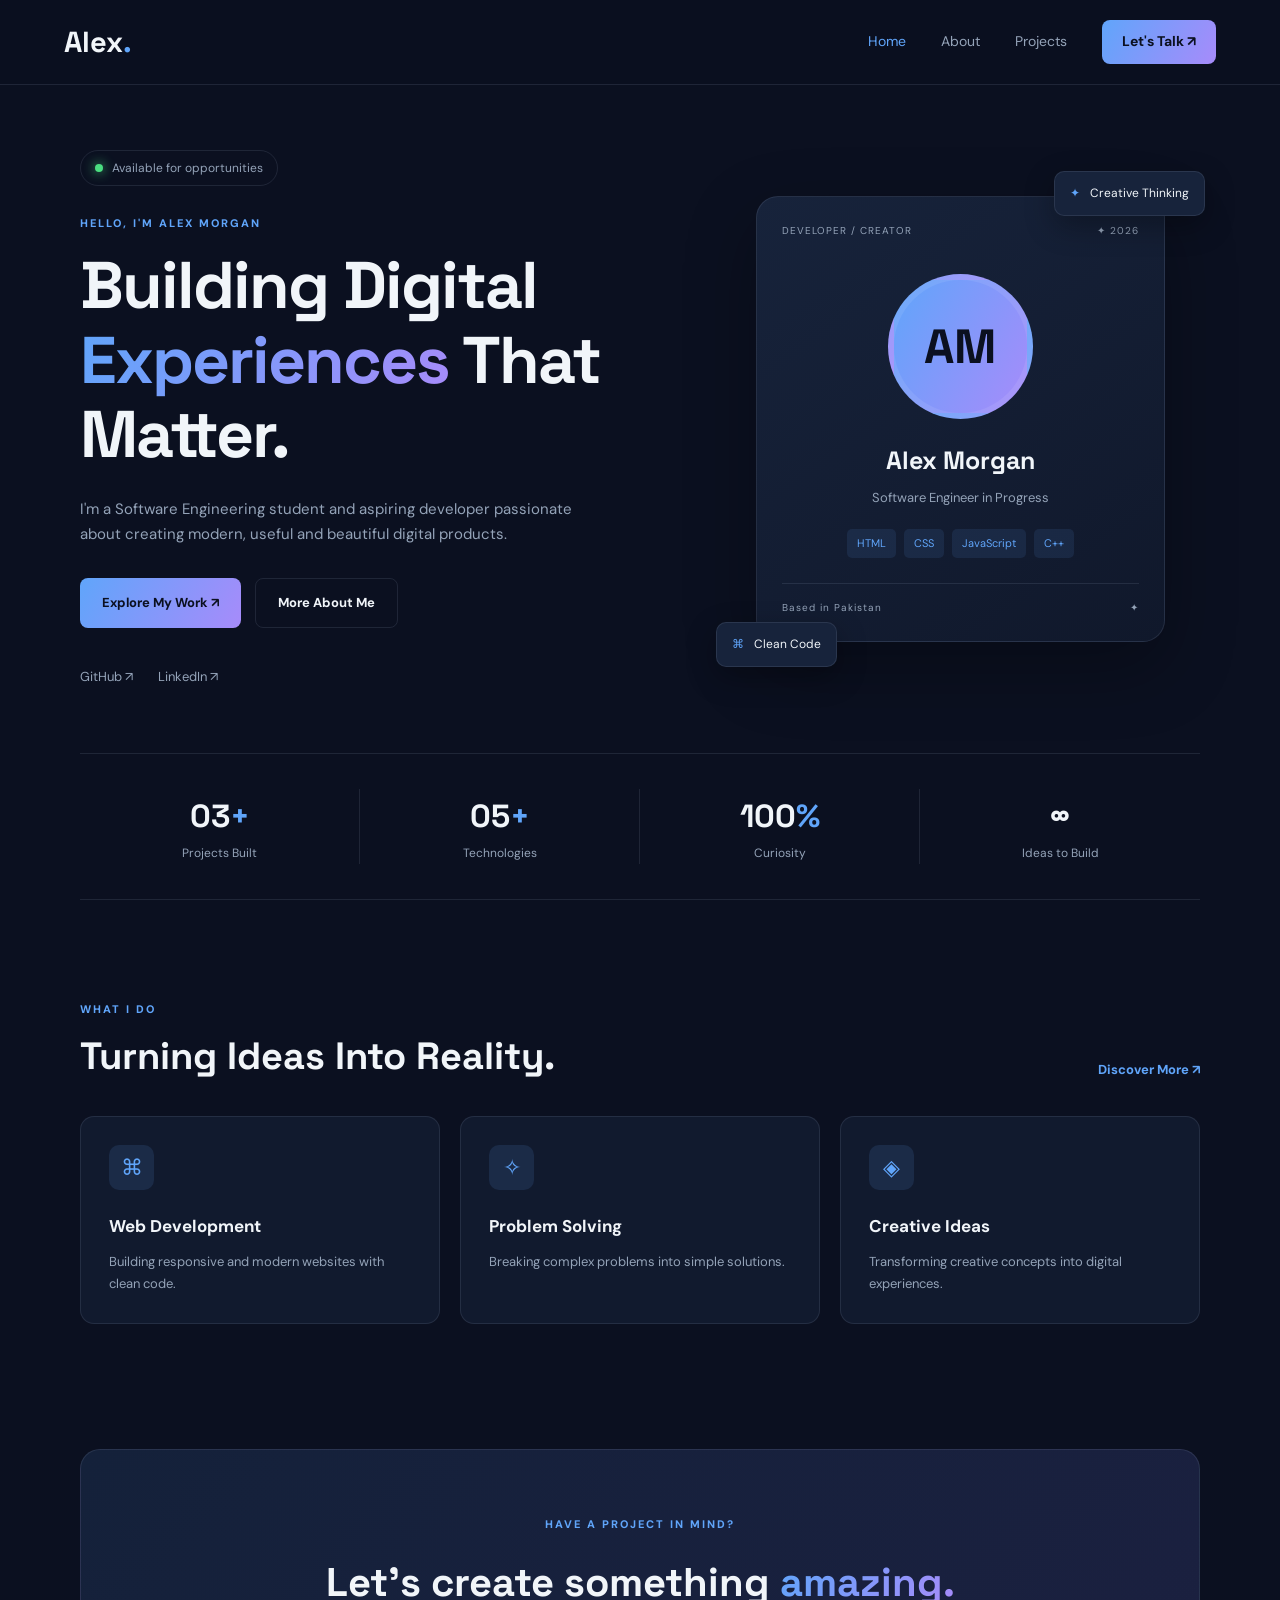
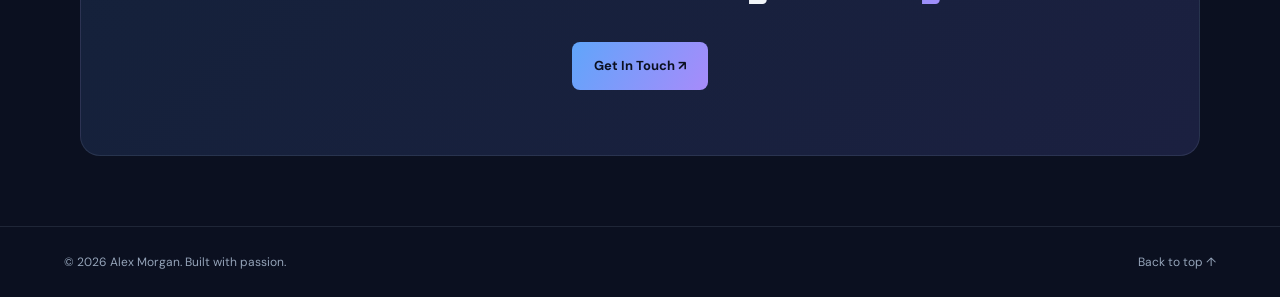
<file: index.html>
<!DOCTYPE html>
<html lang="en">
<head>
    <meta charset="UTF-8">
    <meta name="viewport" content="width=device-width, initial-scale=1.0">
    <title>Alex Morgan | Developer Portfolio</title>
    <link rel="stylesheet" href="style.css">
    <script src="script.js" defer></script>
</head>
<body>

<header class="navbar">
    <a href="index.html" class="logo">Alex<span>.</span></a>

    <button class="menu-toggle" aria-label="Toggle navigation">☰</button>

    <nav class="nav-links">
        <a href="index.html" class="active">Home</a>
        <a href="about.html">About</a>
        <a href="projects.html">Projects</a>
        <a href="mailto:hello@example.com" class="nav-btn">Let's Talk ↗</a>
    </nav>
</header>

<main>
    <section class="hero container">

        <div class="hero-content">
            <div class="availability">
                <span class="status-dot"></span>
                Available for opportunities
            </div>

            <p class="eyebrow">HELLO, I'M ALEX MORGAN</p>

            <h1>
                Building Digital
                <span>Experiences</span>
                That Matter.
            </h1>

            <p class="hero-description">
                I'm a Software Engineering student and aspiring
                developer passionate about creating modern,
                useful and beautiful digital products.
            </p>

            <div class="hero-buttons">
                <a href="projects.html" class="btn-primary">
                    Explore My Work ↗
                </a>
                <a href="about.html" class="btn-secondary">
                    More About Me
                </a>
            </div>

            <div class="social-links">
                <a href="https://github.com/" target="_blank">GitHub ↗</a>
                <a href="https://linkedin.com/" target="_blank">LinkedIn ↗</a>
            </div>
        </div>

        <div class="hero-visual">
            <div class="profile-card">
                <div class="profile-top">
                    <span>DEVELOPER / CREATOR</span>
                    <span>✦ 2026</span>
                </div>

                <div class="avatar">
                    <span>AM</span>
                </div>

                <h2>Alex Morgan</h2>
                <p>Software Engineer in Progress</p>

                <div class="profile-tags">
                    <span>HTML</span>
                    <span>CSS</span>
                    <span>JavaScript</span>
                    <span>C++</span>
                </div>

                <div class="profile-bottom">
                    <span>Based in Pakistan</span>
                    <span>✦</span>
                </div>
            </div>

            <div class="floating-card floating-one">
                <span>✦</span> Creative Thinking
            </div>

            <div class="floating-card floating-two">
                <span>⌘</span> Clean Code
            </div>
        </div>

    </section>

    <section class="stats-section container">
        <div class="stat">
            <h2>03<span>+</span></h2>
            <p>Projects Built</p>
        </div>
        <div class="stat">
            <h2>05<span>+</span></h2>
            <p>Technologies</p>
        </div>
        <div class="stat">
            <h2>100<span>%</span></h2>
            <p>Curiosity</p>
        </div>
        <div class="stat">
            <h2>∞</h2>
            <p>Ideas to Build</p>
        </div>
    </section>

    <section class="section container">
        <div class="section-heading">
            <div>
                <p class="eyebrow">WHAT I DO</p>
                <h2>Turning Ideas Into Reality.</h2>
            </div>
            <a href="about.html" class="text-link">Discover More ↗</a>
        </div>

        <div class="service-grid">
            <div class="service-card">
                <span class="service-icon">⌘</span>
                <h3>Web Development</h3>
                <p>Building responsive and modern websites with clean code.</p>
            </div>

            <div class="service-card">
                <span class="service-icon">✧</span>
                <h3>Problem Solving</h3>
                <p>Breaking complex problems into simple solutions.</p>
            </div>

            <div class="service-card">
                <span class="service-icon">◈</span>
                <h3>Creative Ideas</h3>
                <p>Transforming creative concepts into digital experiences.</p>
            </div>
        </div>
    </section>

    <section class="cta-section container">
        <p class="eyebrow">HAVE A PROJECT IN MIND?</p>
        <h2>Let's create something <span>amazing.</span></h2>
        <a href="mailto:hello@example.com" class="btn-primary">
            Get In Touch ↗
        </a>
    </section>
</main>

<footer class="footer">
    <p>© <span id="year"></span> Alex Morgan. Built with passion.</p>
    <a href="index.html">Back to top ↑</a>
</footer>

</body>
</html>
</file>
<file: style.css>
@import url('https://fonts.googleapis.com/css2?family=DM+Sans:wght@400;500;600;700;800&family=Space+Grotesk:wght@400;500;600;700&display=swap');

:root {
    --bg: #0b1020;
    --surface: #111a2e;
    --surface-light: #17233b;
    --primary: #60a5fa;
    --secondary: #a78bfa;
    --text: #f1f5f9;
    --muted: #94a3b8;
    --border: rgba(148,163,184,0.15);
    --gradient: linear-gradient(120deg, #60a5fa, #a78bfa);
}

* {
    margin: 0;
    padding: 0;
    box-sizing: border-box;
}

html {
    scroll-behavior: smooth;
}

body {
    background: var(--bg);
    color: var(--text);
    font-family: 'DM Sans', sans-serif;
    line-height: 1.7;
}

a {
    color: inherit;
    text-decoration: none;
}

button {
    font: inherit;
}

.container {
    width: min(1120px, 90%);
    margin: auto;
}

/* NAVIGATION */

.navbar {
    height: 85px;
    display: flex;
    align-items: center;
    justify-content: space-between;
    padding: 0 5%;
    border-bottom: 1px solid var(--border);
    position: sticky;
    top: 0;
    z-index: 100;
    background: rgba(11,16,32,0.92);
    backdrop-filter: blur(15px);
}

.logo {
    font-family: 'Space Grotesk', sans-serif;
    font-size: 29px;
    font-weight: 700;
}

.logo span {
    color: var(--primary);
}

.nav-links {
    display: flex;
    align-items: center;
    gap: 35px;
}

.nav-links a {
    color: var(--muted);
    font-size: 14px;
    transition: 0.3s;
}

.nav-links a:hover,
.nav-links a.active {
    color: var(--primary);
}

.nav-links .nav-btn {
    background: var(--gradient);
    color: #0b1020;
    padding: 10px 20px;
    border-radius: 8px;
    font-weight: 700;
}

.nav-links .nav-btn:hover {
    color: white;
    transform: translateY(-2px);
}

.menu-toggle {
    display: none;
    background: none;
    color: white;
    border: none;
    font-size: 25px;
    cursor: pointer;
}

/* HERO */

.hero {
    min-height: 650px;
    display: grid;
    grid-template-columns: 1.1fr 0.9fr;
    align-items: center;
    gap: 55px;
    padding-top: 65px;
    padding-bottom: 65px;
}

.availability {
    display: inline-flex;
    align-items: center;
    gap: 9px;
    border: 1px solid var(--border);
    border-radius: 30px;
    padding: 7px 14px;
    color: var(--muted);
    font-size: 12px;
    margin-bottom: 28px;
}

.status-dot {
    width: 8px;
    height: 8px;
    border-radius: 50%;
    background: #4ade80;
    box-shadow: 0 0 12px #4ade80;
}

.eyebrow {
    color: var(--primary);
    font-size: 11px;
    font-weight: 800;
    letter-spacing: 2px;
    margin-bottom: 15px;
}

.hero h1,
.page-intro h1 {
    font-family: 'Space Grotesk', sans-serif;
    font-size: clamp(40px, 5.5vw, 66px);
    line-height: 1.13;
    letter-spacing: -2px;
}

.hero h1 span,
.page-intro h1 span,
.section-heading h2 span,
.cta-section h2 span {
    background: var(--gradient);
    background-clip: text;
    -webkit-background-clip: text;
    color: transparent;
}

.hero-description {
    max-width: 520px;
    color: var(--muted);
    margin-top: 25px;
    font-size: 15px;
}

.hero-buttons {
    display: flex;
    gap: 14px;
    flex-wrap: wrap;
    margin-top: 30px;
}

.btn-primary,
.btn-secondary {
    display: inline-flex;
    justify-content: center;
    align-items: center;
    padding: 13px 22px;
    border-radius: 8px;
    font-weight: 700;
    font-size: 13px;
    transition: 0.3s;
}

.btn-primary {
    color: #0b1020;
    background: var(--gradient);
}

.btn-primary:hover {
    transform: translateY(-4px);
    box-shadow: 0 10px 30px rgba(96,165,250,0.2);
}

.btn-secondary {
    border: 1px solid var(--border);
    color: var(--text);
}

.btn-secondary:hover {
    border-color: var(--primary);
    color: var(--primary);
}

.social-links {
    display: flex;
    gap: 25px;
    margin-top: 38px;
}

.social-links a {
    color: var(--muted);
    font-size: 13px;
}

.social-links a:hover {
    color: var(--primary);
}

/* PROFILE CARD */

.hero-visual {
    position: relative;
    padding: 35px;
}

.profile-card {
    position: relative;
    z-index: 2;
    background: linear-gradient(145deg, #17233b, #10182b);
    border: 1px solid var(--border);
    border-radius: 22px;
    padding: 25px;
    text-align: center;
    box-shadow: 0 25px 70px rgba(0,0,0,0.3);
}

.profile-top,
.profile-bottom {
    display: flex;
    justify-content: space-between;
    color: var(--muted);
    font-size: 10px;
    letter-spacing: 1px;
}

.avatar {
    width: 145px;
    height: 145px;
    margin: 35px auto 20px;
    display: grid;
    place-items: center;
    border-radius: 50%;
    background: var(--gradient);
    border: 6px solid rgba(255,255,255,0.08);
}

.avatar span {
    color: #0b1020;
    font-size: 48px;
    font-family: 'Space Grotesk';
    font-weight: 800;
}

.profile-card h2 {
    font-family: 'Space Grotesk';
    font-size: 25px;
}

.profile-card > p {
    color: var(--muted);
    font-size: 13px;
    margin: 5px 0 20px;
}

.profile-tags,
.tech-tags {
    display: flex;
    flex-wrap: wrap;
    justify-content: center;
    gap: 8px;
}

.profile-tags span,
.tech-tags span {
    background: rgba(96,165,250,0.1);
    color: var(--primary);
    padding: 5px 10px;
    border-radius: 5px;
    font-size: 11px;
}

.profile-bottom {
    border-top: 1px solid var(--border);
    padding-top: 15px;
    margin-top: 25px;
}

.floating-card {
    position: absolute;
    z-index: 3;
    background: var(--surface-light);
    border: 1px solid var(--border);
    border-radius: 10px;
    padding: 11px 15px;
    font-size: 12px;
    box-shadow: 0 10px 30px rgba(0,0,0,0.3);
}

.floating-card span {
    color: var(--primary);
    margin-right: 7px;
}

.floating-one {
    top: 10px;
    right: -5px;
}

.floating-two {
    bottom: 10px;
    left: -5px;
}

/* STATS */

.stats-section {
    display: grid;
    grid-template-columns: repeat(4,1fr);
    border-top: 1px solid var(--border);
    border-bottom: 1px solid var(--border);
    padding: 35px 0;
}

.stat {
    text-align: center;
    border-right: 1px solid var(--border);
}

.stat:last-child {
    border: none;
}

.stat h2 {
    font-family: 'Space Grotesk';
    font-size: 32px;
}

.stat h2 span {
    color: var(--primary);
}

.stat p {
    color: var(--muted);
    font-size: 12px;
}

/* GENERAL SECTIONS */

.section {
    padding-top: 100px;
    padding-bottom: 25px;
}

.section-heading {
    display: flex;
    justify-content: space-between;
    align-items: end;
    gap: 20px;
    margin-bottom: 35px;
}

.section-heading h2 {
    font-family: 'Space Grotesk';
    font-size: clamp(27px,4vw,38px);
    line-height: 1.25;
}

.text-link {
    color: var(--primary);
    font-size: 13px;
    font-weight: 700;
}

.text-link:hover {
    color: var(--secondary);
}

/* SERVICES */

.service-grid {
    display: grid;
    grid-template-columns: repeat(3,1fr);
    gap: 20px;
}

.service-card {
    background: var(--surface);
    border: 1px solid var(--border);
    border-radius: 14px;
    padding: 28px;
    transition: 0.3s;
}

.service-card:hover,
.project-card:hover {
    transform: translateY(-6px);
    border-color: rgba(96,165,250,0.5);
}

.service-icon {
    display: grid;
    place-items: center;
    width: 45px;
    height: 45px;
    border-radius: 10px;
    background: rgba(96,165,250,0.12);
    color: var(--primary);
    font-size: 22px;
    margin-bottom: 22px;
}

.service-card h3 {
    font-size: 17px;
    margin-bottom: 10px;
}

.service-card p {
    color: var(--muted);
    font-size: 13px;
}

/* CTA */

.cta-section {
    text-align: center;
    background: linear-gradient(135deg, #14213a, #1b2040);
    border: 1px solid var(--border);
    border-radius: 20px;
    padding: 65px 20px;
    margin-top: 100px;
    margin-bottom: 70px;
}

.cta-section h2 {
    font-family: 'Space Grotesk';
    font-size: clamp(26px,4vw,40px);
    margin-bottom: 25px;
}

/* INNER PAGES */

.inner-page {
    padding-top: 80px;
}

.page-intro {
    text-align: center;
    padding: 50px 0 70px;
}

.page-intro h1 {
    font-size: clamp(38px,5vw,58px);
}

.page-intro > p:last-child {
    color: var(--muted);
    margin-top: 15px;
}

/* ABOUT */

.about-grid {
    display: grid;
    grid-template-columns: 1.2fr 0.8fr;
    gap: 25px;
}

.about-card,
.about-highlight {
    background: var(--surface);
    border: 1px solid var(--border);
    border-radius: 16px;
    padding: 35px;
}

.about-card h2 {
    font-family: 'Space Grotesk';
    font-size: 34px;
    line-height: 1.3;
    margin-bottom: 22px;
}

.about-card h2 span {
    color: var(--primary);
}

.about-card > p:not(.eyebrow) {
    color: var(--muted);
    font-size: 14px;
    margin-bottom: 15px;
}

.about-card .btn-primary {
    margin-top: 15px;
}

.about-highlight {
    display: flex;
    flex-direction: column;
    justify-content: center;
    background: radial-gradient(circle at top right, #293b71, #111a2e 65%);
}

.highlight-symbol {
    color: var(--primary);
    font-size: 50px;
}

.about-highlight h2 {
    font-family: 'Space Grotesk';
    font-size: 30px;
    line-height: 1.35;
    margin: 15px 0;
}

.about-highlight p {
    color: var(--muted);
}

/* TIMELINE */

.timeline {
    border-left: 1px solid #334155;
    margin-left: 10px;
    padding-left: 30px;
}

.timeline-item {
    position: relative;
    padding-bottom: 35px;
}

.timeline-dot {
    position: absolute;
    left: -37px;
    top: 7px;
    width: 13px;
    height: 13px;
    background: var(--primary);
    border: 3px solid var(--bg);
    border-radius: 50%;
    box-shadow: 0 0 10px var(--primary);
}

.timeline-date {
    color: var(--primary);
    font-size: 11px;
    letter-spacing: 1px;
}

.timeline-item h3 {
    font-family: 'Space Grotesk';
    margin: 8px 0;
}

.timeline-item p {
    color: var(--muted);
    font-size: 13px;
}

/* SKILLS */

.skills-grid {
    display: grid;
    grid-template-columns: repeat(3,1fr);
    gap: 15px;
}

.skill-card {
    display: flex;
    align-items: center;
    gap: 12px;
    background: var(--surface);
    border: 1px solid var(--border);
    padding: 18px;
    border-radius: 10px;
    font-size: 14px;
}

.skill-card b {
    margin-left: auto;
    color: var(--primary);
    font-size: 12px;
}

.small-note {
    color: var(--muted);
    font-size: 11px;
    margin-top: 15px;
}

/* PROJECTS */

.projects-grid {
    display: grid;
    grid-template-columns: repeat(2,1fr);
    gap: 25px;
}

.project-card {
    background: var(--surface);
    border: 1px solid var(--border);
    border-radius: 15px;
    overflow: hidden;
    transition: 0.3s;
}

.project-preview {
    height: 245px;
    position: relative;
    display: flex;
    align-items: center;
    justify-content: center;
    overflow: hidden;
}

.preview-one {
    background: linear-gradient(135deg,#142e53,#253c74);
}

.preview-two {
    background: linear-gradient(135deg,#143e36,#17665b);
}

.preview-three {
    background: linear-gradient(135deg,#3c285f,#64449a);
}

.preview-label {
    position: absolute;
    top: 18px;
    left: 20px;
    color: rgba(255,255,255,0.7);
    font-size: 10px;
    letter-spacing: 2px;
}

.preview-content {
    text-align: center;
}

.preview-content > span {
    color: #93c5fd;
    font-size: 13px;
    letter-spacing: 7px;
}

.preview-content h2 {
    font-family: 'Space Grotesk';
    font-size: 40px;
}

.preview-content h2 span {
    color: #60a5fa;
}

.preview-content p {
    color: #cbd5e1;
    font-size: 12px;
}

.game-preview {
    display: grid;
    grid-template-columns: repeat(3,25px);
    gap: 12px;
    align-items: center;
}

.game-preview span {
    color: #86efac;
    font-size: 24px;
}

.game-preview b {
    grid-column: span 3;
    text-align: center;
    font-family: 'Space Grotesk';
    margin-top: 15px;
    letter-spacing: 3px;
}

.dashboard-preview {
    background: #1a2541;
    border: 1px solid rgba(255,255,255,0.2);
    border-radius: 12px;
    padding: 25px;
    width: 230px;
}

.dashboard-top {
    color: #c4b5fd;
    font-size: 12px;
    letter-spacing: 2px;
}

.dashboard-bars {
    display: flex;
    gap: 10px;
    height: 70px;
    align-items: end;
    margin: 20px 0;
}

.dashboard-bars span {
    flex: 1;
    background: var(--gradient);
    border-radius: 5px;
}

.dashboard-bars span:nth-child(1) {
    height: 45%;
}

.dashboard-bars span:nth-child(2) {
    height: 85%;
}

.dashboard-bars span:nth-child(3) {
    height: 65%;
}

.dashboard-preview p {
    font-size: 10px;
    color: #cbd5e1;
}

.project-info {
    padding: 25px;
}

.project-meta {
    display: flex;
    justify-content: space-between;
    color: var(--primary);
    font-size: 10px;
    letter-spacing: 1px;
}

.project-info h3 {
    font-family: 'Space Grotesk';
    font-size: 21px;
    margin: 12px 0;
}

.project-info > p {
    color: var(--muted);
    font-size: 13px;
    margin-bottom: 20px;
}

.project-info .tech-tags {
    justify-content: flex-start;
    margin-bottom: 22px;
}

.project-info .text-link {
    display: inline-block;
}

/* FOOTER */

.footer {
    border-top: 1px solid var(--border);
    padding: 25px 5%;
    display: flex;
    justify-content: space-between;
    color: var(--muted);
    font-size: 12px;
}

.footer a:hover {
    color: var(--primary);
}

/* RESPONSIVE */

@media (max-width: 850px) {

    .hero {
        grid-template-columns: 1fr;
        text-align: center;
        padding-top: 75px;
    }

    .hero-description {
        margin-left: auto;
        margin-right: auto;
    }

    .hero-buttons,
    .social-links {
        justify-content: center;
    }

    .hero-visual {
        width: min(450px,100%);
        margin: auto;
    }

    .service-grid {
        grid-template-columns: 1fr 1fr;
    }

    .about-grid {
        grid-template-columns: 1fr;
    }

    .skills-grid {
        grid-template-columns: 1fr 1fr;
    }
}

@media (max-width: 600px) {

    .navbar {
        height: 70px;
    }

    .menu-toggle {
        display: block;
    }

    .nav-links {
        display: none;
        position: absolute;
        top: 70px;
        left: 0;
        right: 0;
        background: #111a2e;
        padding: 25px;
        flex-direction: column;
        align-items: stretch;
        gap: 20px;
        border-bottom: 1px solid var(--border);
    }

    .nav-links.open {
        display: flex;
    }

    .nav-links .nav-btn {
        text-align: center;
    }

    .hero {
        min-height: auto;
        gap: 35px;
    }

    .hero h1 {
        font-size: 43px;
    }

    .hero-visual {
        padding: 25px 15px;
    }

    .floating-one {
        right: -5px;
    }

    .floating-two {
        left: -5px;
    }

    .stats-section {
        grid-template-columns: 1fr 1fr;
        gap: 25px 0;
    }

    .stat:nth-child(2) {
        border-right: none;
    }

    .service-grid,
    .projects-grid,
    .skills-grid {
        grid-template-columns: 1fr;
    }

    .section-heading {
        align-items: flex-start;
        flex-direction: column;
    }

    .page-intro {
        padding: 35px 0 50px;
    }

    .about-card,
    .about-highlight {
        padding: 25px;
    }

    .cta-section {
        padding: 45px 15px;
    }

    .footer {
        flex-direction: column;
        align-items: center;
        gap: 10px;
        text-align: center;
    }
}
</file>
